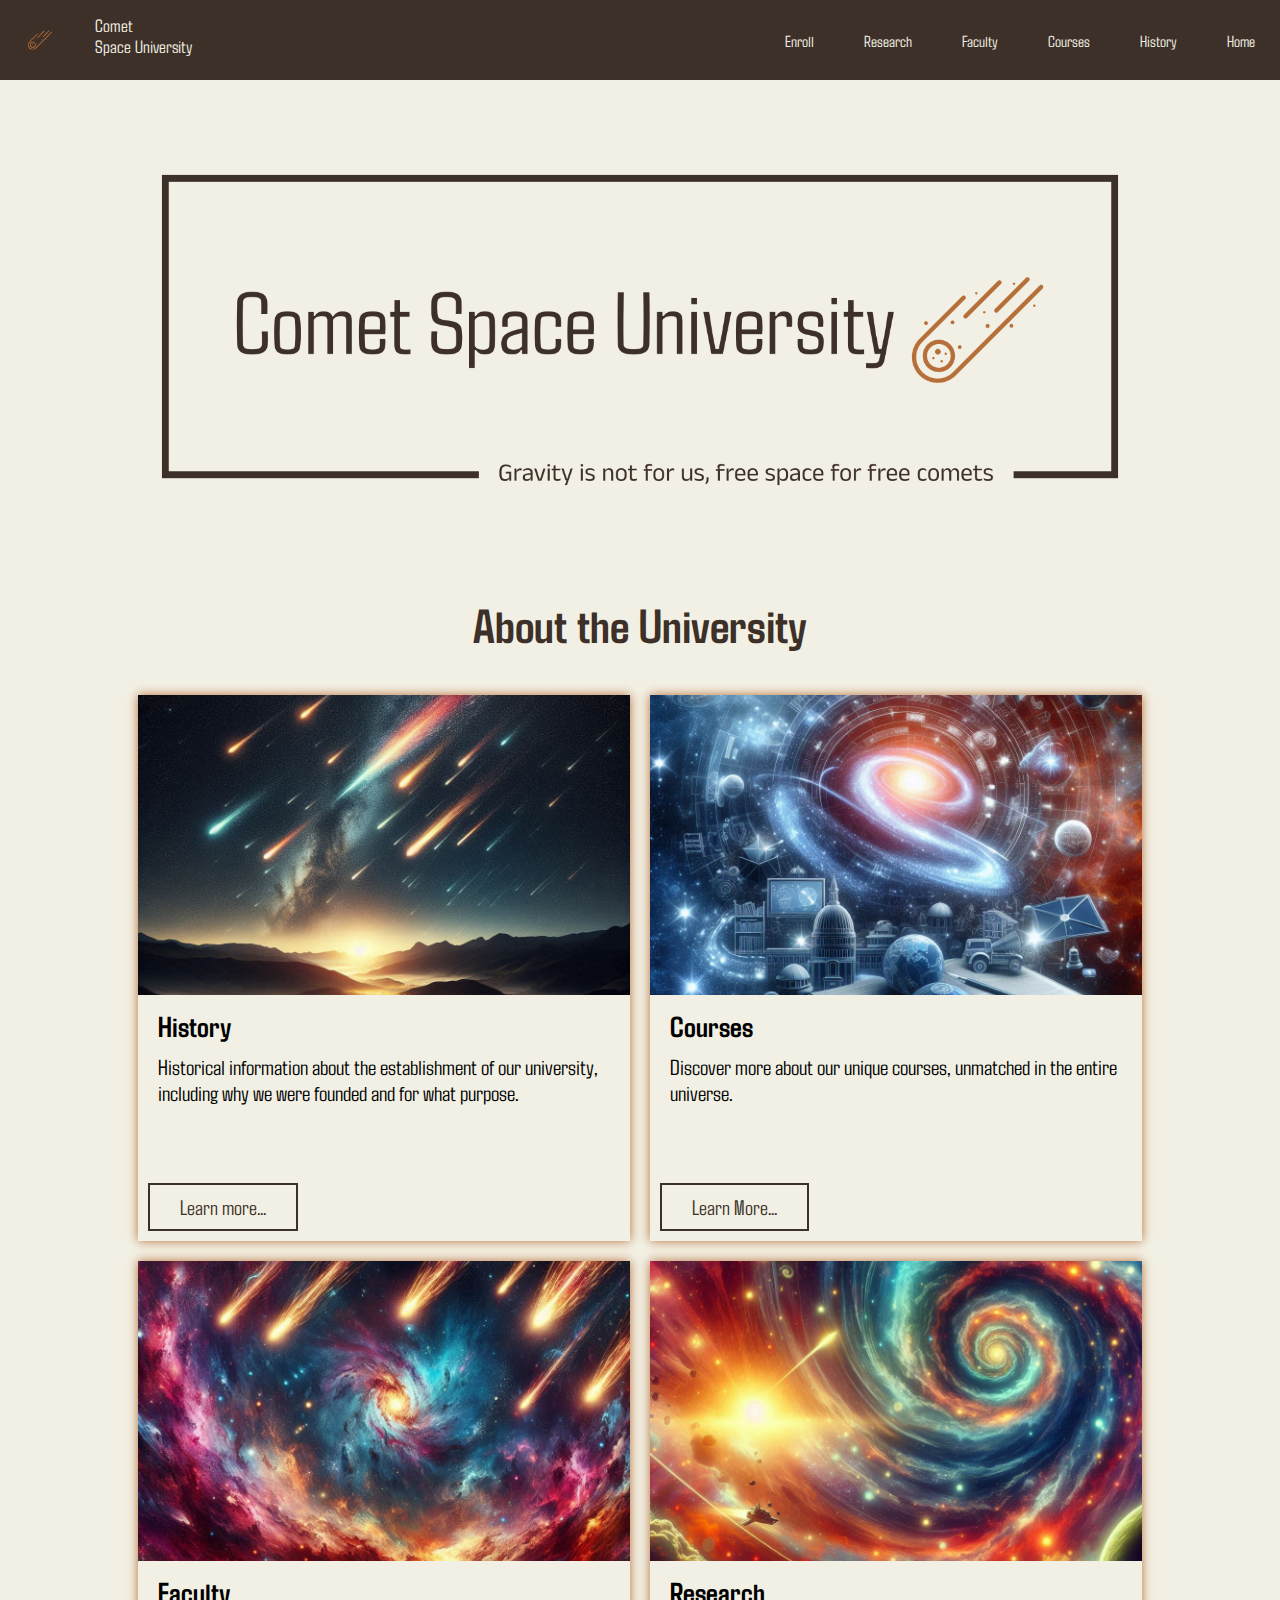
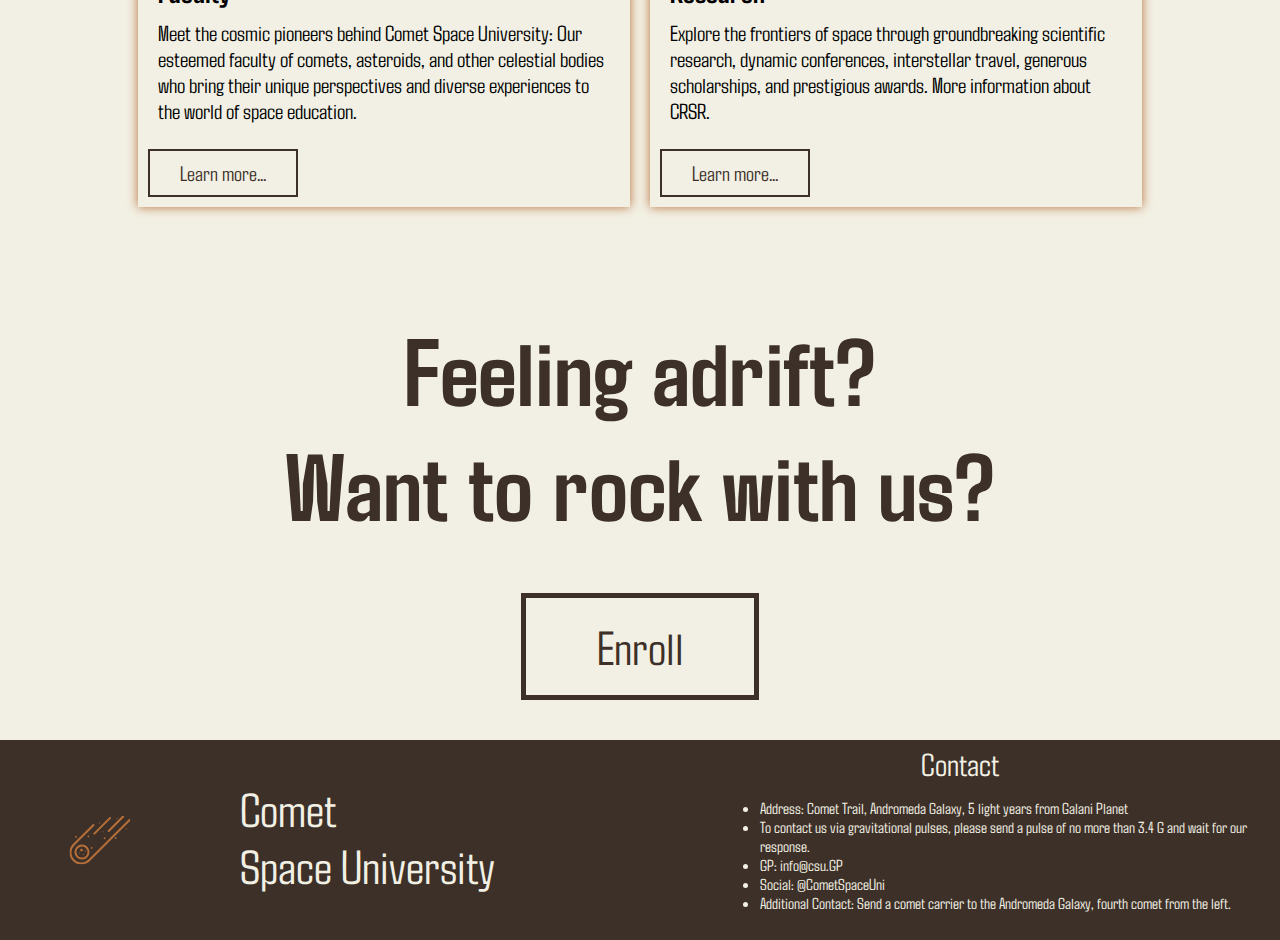
<file: index.html>
<!DOCTYPE html>
<html lang="en">
<head>
    <meta charset="UTF-8">
    <meta name="viewport" content="width=device-width, initial-scale=1.0">
    <title>The Comet Space University</title>
    <link rel="stylesheet" href="style.css">
    <link rel="preconnect" href="https://fonts.googleapis.com">
    <link rel="preconnect" href="https://fonts.gstatic.com" crossorigin>
    <link href="https://fonts.googleapis.com/css2?family=Agdasima:wght@400;700&display=swap" rel="stylesheet">
</head>
<body>
    <header>
        <div class="header-logo division">
            <img src="./assets/img/pobrane.svg" alt="comet space university logo">
            <a href="index.html"><p>Comet <br> Space University</p></a>
        </div>

        <nav class="navigation">
            <ul>
                <li><a class="main-menu" href="./public/enroll.html">Enroll</a></li>
                <li><a class="main-menu" href="./public/research.html">Research</a></li>
                <li><a class="main-menu" href="./public/faculty.html">Faculty</a></li>
                <li><a class="main-menu" href="./public/courses.html">Courses</a></li>
                <li><a class="main-menu" href="./public/history.html">History</a></li>
                <li><a class="main-menu" href="./index.html">Home</a></li>
                <li class="dropdown">
                    <a href="javascript:void(0)" class="dropbtn">Menu</a>
                    <div class="dropdown-content">
                        <a href="./index.html">Home</a>
                        <a href="./public/history.html">History</a>
                        <a href="./public/courses.html">Courses</a>
                        <a href="./public/faculty.html">Faculty</a>
                        <a href="./public/research.html">Research</a>
                        <a href="./public/enroll.html">Enroll</a>
                    </div>
                </li>
            </ul>
        </nav>
    </header>

    <div class="main-logo">
        <img src="./assets/img/csu-main-logo.png" alt="Space Comet University logo Gravity is not for us, free space for free comets">
    </div>

    <main>
        <article class="about-the-scu">
            <h1>About the University</h1>
            <div class="card-group">
                <div class="card">
                    <img src="./assets/img/history.jpeg" alt="shower of meteors">
                    <h2>History</h2>
                    <div class="card-elements">
                        <div class="card-info">
                            <p>Historical information about the establishment of our university, including why we were founded and for what purpose.</p>
                        </div>
                        <div class="card-button">
                            <a class="button" href="./public/history.html">Learn more...</a>
                        </div>
                    </div>
                </div>
                <div class="card">
                    <img src="./assets/img/courses.jpeg" alt="research">
                    <h2>Courses</h2>
                    <div class="card-elements">
                        <div class="card-info">
                            <p>Discover more about our unique courses, unmatched in the entire universe.</p>
                            <br>
                        </div>
                        <div class="card-button">
                            <a class="button" href="./public/courses.html">Learn More...</a>
                        </div>
                    </div>
                </div>
            </div>

            <div class="card-group">
                <div class="card">
                    <img src="./assets/img/stuff.jpeg" alt="comets in cosmic space">
                    <h2>Faculty</h2>
                    <div class="card-elements">
                        <div class="card-info">
                            <p>Meet the cosmic pioneers behind Comet Space University: Our esteemed faculty of comets, asteroids, and other celestial bodies who bring their unique perspectives and diverse experiences to the world of space education.</p>
                        </div>
                        <div class="card-button">
                            <a class="button" href="./public/faculty.html">Learn more...</a>
                        </div>
                    </div>  
                </div>
                <div class="card">
                    <img src="./assets/img/research.jpeg" alt="vast cosmic space with galaxies and planets">
                    <h2>Research</h2>
                    <div class="card-elements">
                        <div class="card-info">
                            <p>Explore the frontiers of space through groundbreaking scientific research, dynamic conferences, interstellar travel, generous scholarships, and prestigious awards. More information about CRSR.</p>
                        </div>
                        <div class="card-button">
                            <a class="button" href="./public/research.html">Learn more...</a>
                        </div>
                    </div>  
                </div>
            </div>
        </article>

        <article>
            <div class="enroll">
                <h3>Feeling adrift? <br> Want to rock with us?</h3>
                <a class="button" href="./public/enroll.html">Enroll</a>
            </div>
        </article>
    </main>

    <footer>
        <div class="footer-logo group">
            <img src="./assets/img/pobrane.svg" alt="comet space university logo">
            <a href="index.html"><p>Comet <br> Space University</p></a>
        </div>

        <div class="contact group">
            <h4>Contact</h4>
            <ul>
                <li>Address: Comet Trail, Andromeda Galaxy, 5 light years from Galani Planet</li>
                <li>To contact us via gravitational pulses, please send a pulse of no more than 3.4 G and wait for our response.</li>
                <li>GP: info@csu.GP</li>
                <li>Social: @CometSpaceUni</li>
                <li>Additional Contact: Send a comet carrier to the Andromeda Galaxy, fourth comet from the left.</li>
            </ul>
        </div>
    </footer>
    
</body>
</html>
</file>
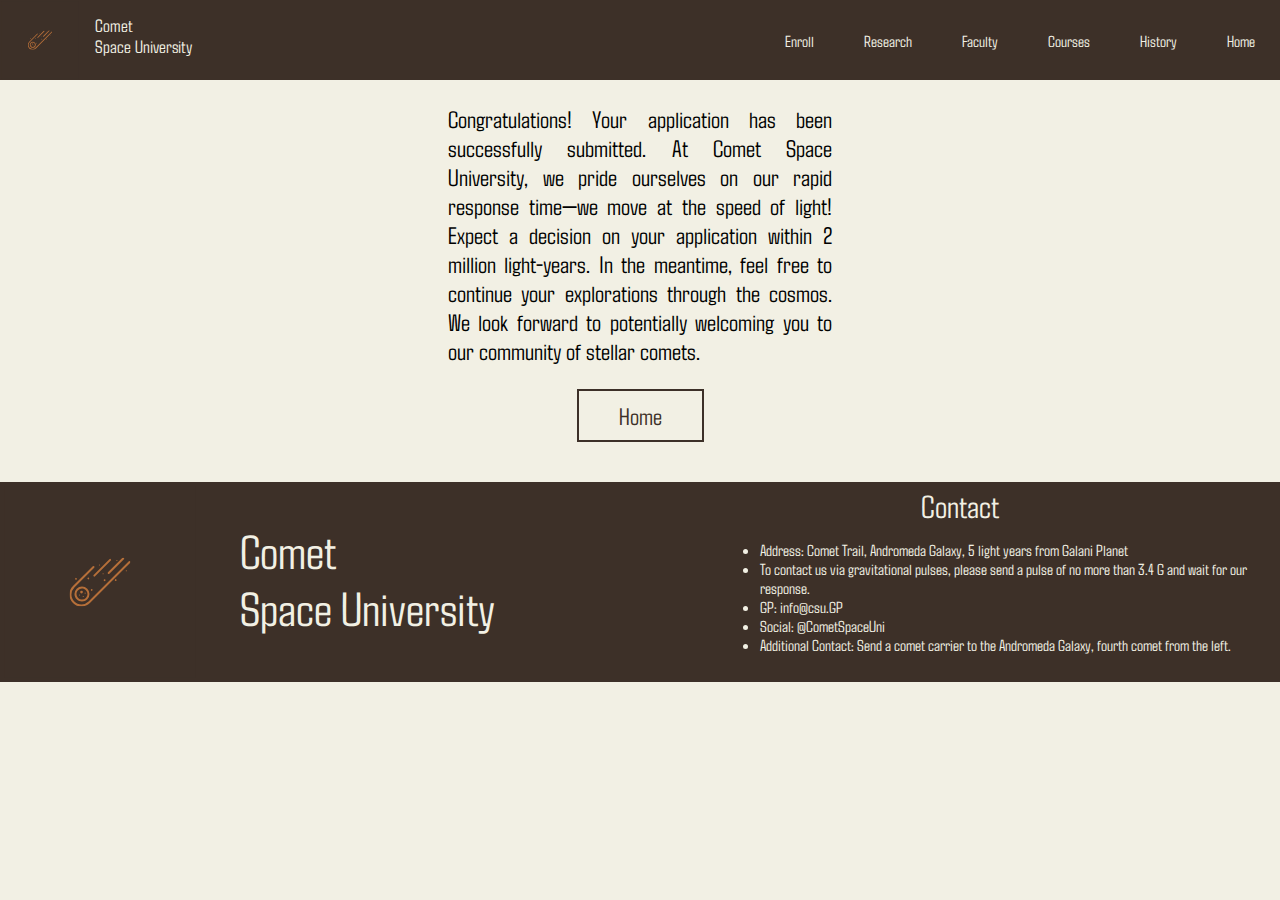
<file: public/aftersubmit.html>
<!DOCTYPE html>
<html lang="en">
<head>
    <meta charset="UTF-8">
    <meta name="viewport" content="width=device-width, initial-scale=1.0">
    <title>CSU - Enroll</title>
    <link rel="stylesheet" href="../style.css">
    <link rel="preconnect" href="https://fonts.googleapis.com">
    <link rel="preconnect" href="https://fonts.gstatic.com" crossorigin>
    <link href="https://fonts.googleapis.com/css2?family=Agdasima:wght@400;700&display=swap" rel="stylesheet">
</head>
<body>
    <header>
        <div class="header-logo division">
            <img src="../assets/img/pobrane.svg" alt="comet space university logo">
            <a href="../index.html"><p>Comet <br> Space University</p></a>
        </div>

        <nav class="navigation">
            <ul>
                <li><a class="main-menu" href="./enroll.html">Enroll</a></li>
                <li><a class="main-menu" href="./research.html">Research</a></li>
                <li><a class="main-menu" href="./faculty.html">Faculty</a></li>
                <li><a class="main-menu" href="./courses.html">Courses</a></li>
                <li><a class="main-menu" href="./history.html">History</a></li>
                <li><a class="main-menu" href="../index.html">Home</a></li>
                <li class="dropdown">
                    <a href="javascript:void(0)" class="dropbtn">Menu</a>
                    <div class="dropdown-content">
                        <a href="../index.html">Home</a>
                        <a href="./history.html">History</a>
                        <a href="./courses.html">Courses</a>
                        <a href="./faculty.html">Faculty</a>
                        <a href="./research.html">Research</a>
                        <a href="./enroll.html">Enroll</a>
                    </div>
                </li>
            </ul>
        </nav>
    </header>

    <main>
        <article class="congratulations">
            <p>Congratulations! Your application has been successfully submitted. At Comet Space University, we pride ourselves on our rapid response time—we move at the speed of light! Expect a decision on your application within 2 million light-years. In the meantime, feel free to continue your explorations through the cosmos. We look forward to potentially welcoming you to our community of stellar comets.</p>
            <div class="button-box">
                <a class="button" href="../index.html">Home</a>
            </div>
        </article>
    </main>

    <footer>
        <div class="footer-logo group">
            <img src="../assets/img/pobrane.svg" alt="comet space university logo">
            <a href="../index.html"><p>Comet <br> Space University</p></a>
        </div>

        <div class="contact group">
            <h4>Contact</h4>
            <ul>
                <li>Address: Comet Trail, Andromeda Galaxy, 5 light years from Galani Planet</li>
                <li>To contact us via gravitational pulses, please send a pulse of no more than 3.4 G and wait for our response.</li>
                <li>GP: info@csu.GP</li>
                <li>Social: @CometSpaceUni</li>
                <li>Additional Contact: Send a comet carrier to the Andromeda Galaxy, fourth comet from the left.</li>
            </ul>
        </div>
    </footer>
    
</body>
</html>
</file>
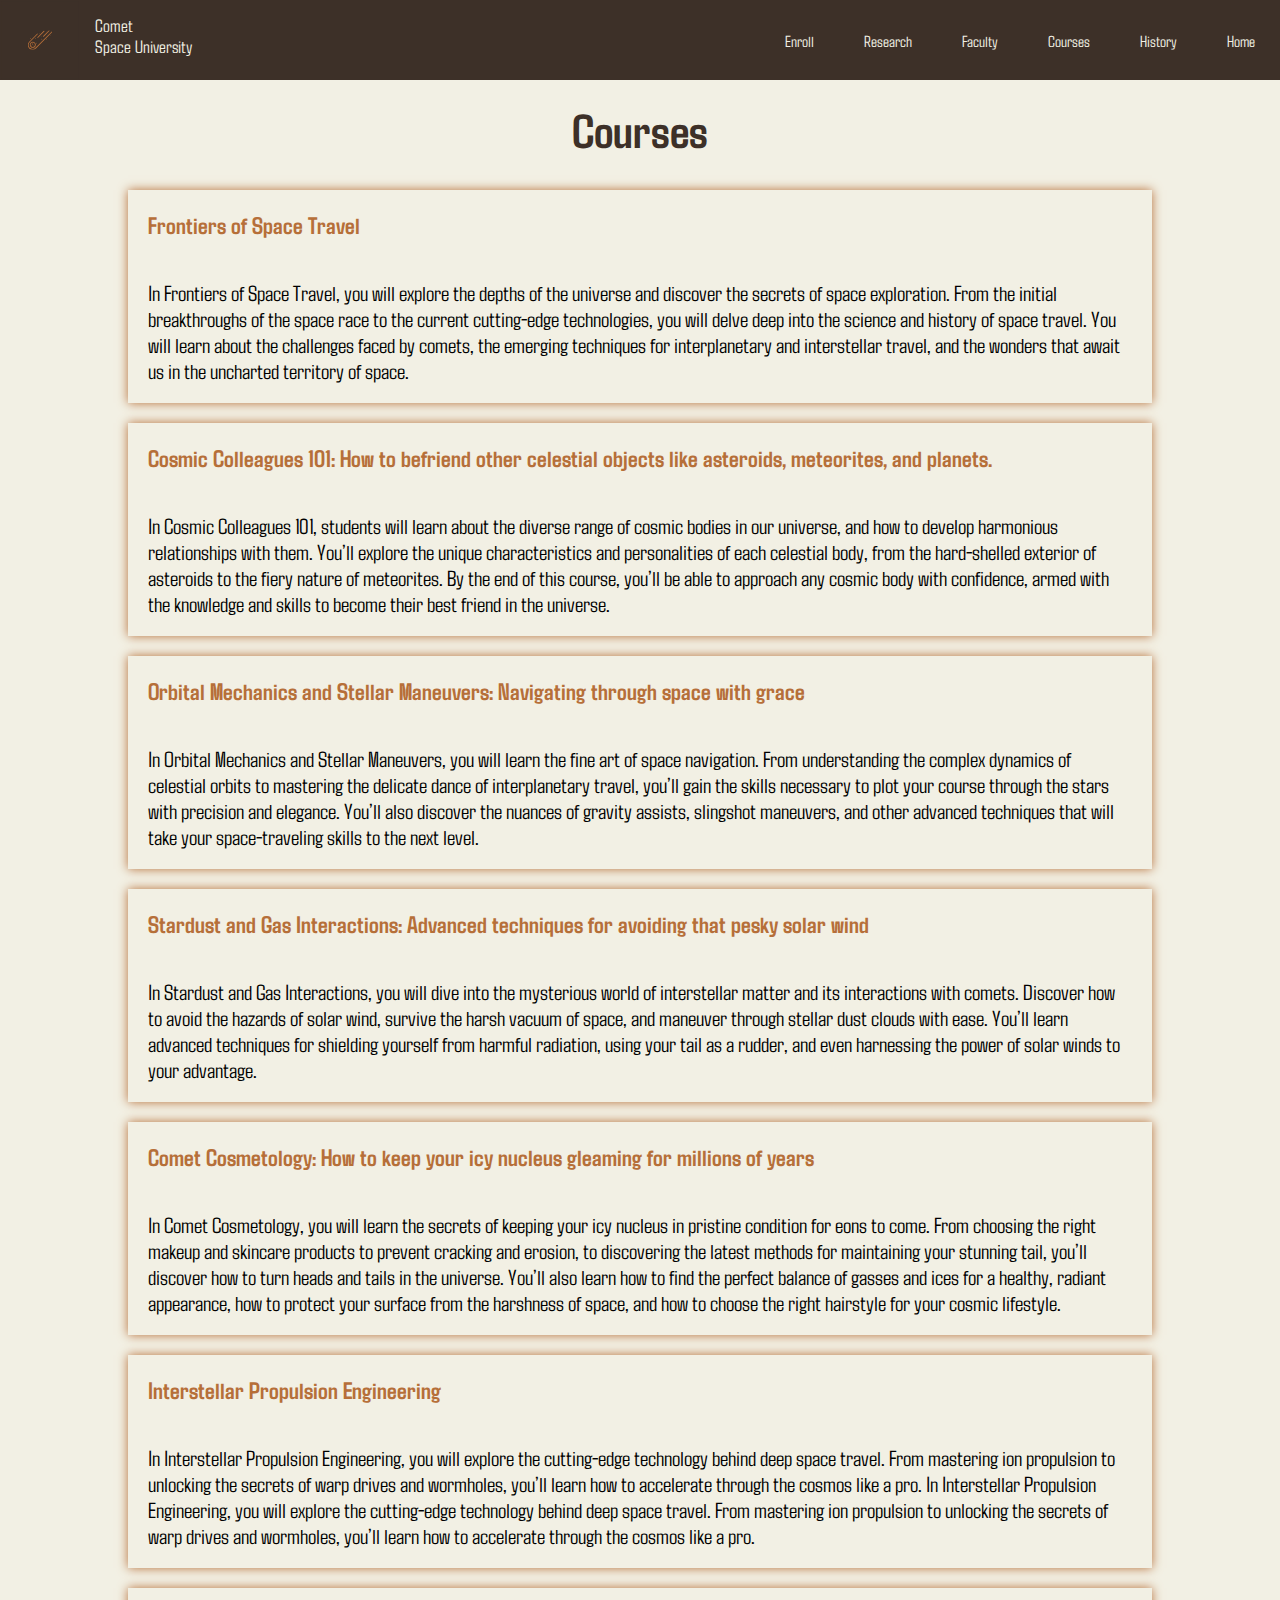
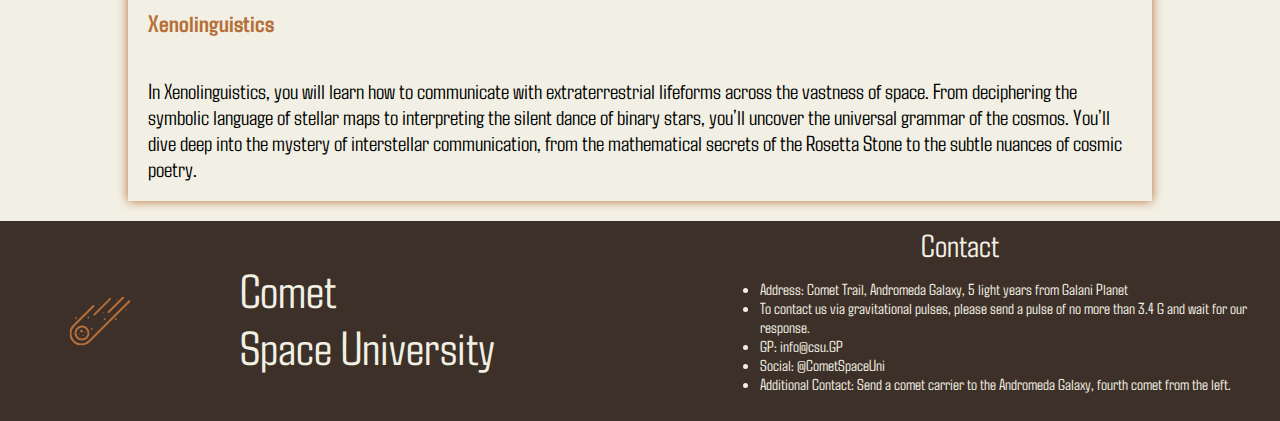
<file: public/courses.html>
<!DOCTYPE html>
<html lang="en">
<head>
    <meta charset="UTF-8">
    <meta name="viewport" content="width=device-width, initial-scale=1.0">
    <title>CSU - Courses</title>
    <link rel="stylesheet" href="../style.css">
    <link rel="preconnect" href="https://fonts.googleapis.com">
    <link rel="preconnect" href="https://fonts.gstatic.com" crossorigin>
    <link href="https://fonts.googleapis.com/css2?family=Agdasima:wght@400;700&display=swap" rel="stylesheet">

</head>

<body>
    <header>
        <div class="header-logo division">
            <img src="../assets/img/pobrane.svg" alt="comet space university logo">
            <a href="../index.html"><p>Comet <br> Space University</p></a>
        </div>

        <nav class="navigation">
            <ul>
                <li><a class="main-menu" href="./enroll.html">Enroll</a></li>
                <li><a class="main-menu" href="./research.html">Research</a></li>
                <li><a class="main-menu" href="./faculty.html">Faculty</a></li>
                <li><a class="main-menu" href="./courses.html">Courses</a></li>
                <li><a class="main-menu" href="./history.html">History</a></li>
                <li><a class="main-menu" href="../index.html">Home</a></li>
                <li class="dropdown">
                    <a href="javascript:void(0)" class="dropbtn">Menu</a>
                    <div class="dropdown-content">
                        <a href="../index.html">Home</a>
                        <a href="./history.html">History</a>
                        <a href="./courses.html">Courses</a>
                        <a href="./faculty.html">Faculty</a>
                        <a href="./research.html">Research</a>
                        <a href="./enroll.html">Enroll</a>
                    </div>
                </li>
            </ul>
        </nav>
    </header>

    <main class="courses-main">
        <h1>Courses</h1>
        <ul>
            <li class="courses">
                <h2>Frontiers of Space Travel</h2>
                <p>In Frontiers of Space Travel, you will explore the depths of the universe and discover the secrets of space exploration. From the initial breakthroughs of the space race to the current cutting-edge technologies, you will delve deep into the science and history of space travel. You will learn about the challenges faced by comets, the emerging techniques for interplanetary and interstellar travel, and the wonders that await us in the uncharted territory of space.</p>
            </li>
            <li class="courses">
                <h2>Cosmic Colleagues 101: How to befriend other celestial objects like asteroids, meteorites, and planets.</h2>
                <p>In Cosmic Colleagues 101, students will learn about the diverse range of cosmic bodies in our universe, and how to develop harmonious relationships with them. You’ll explore the unique characteristics and personalities of each celestial body, from the hard-shelled exterior of asteroids to the fiery nature of meteorites. By the end of this course, you’ll be able to approach any cosmic body with confidence, armed with the knowledge and skills to become their best friend in the universe.</p>
            </li>
            <li class="courses">
                <h2>Orbital Mechanics and Stellar Maneuvers: Navigating through space with grace</h2>
                <p>In Orbital Mechanics and Stellar Maneuvers, you will learn the fine art of space navigation. From understanding the complex dynamics of celestial orbits to mastering the delicate dance of interplanetary travel, you’ll gain the skills necessary to plot your course through the stars with precision and elegance. You’ll also discover the nuances of gravity assists, slingshot maneuvers, and other advanced techniques that will take your space-traveling skills to the next level.</p>
            </li>
            <li class="courses">
                <h2>Stardust and Gas Interactions: Advanced techniques for avoiding that pesky solar wind</h2>
                <p>In Stardust and Gas Interactions, you will dive into the mysterious world of interstellar matter and its interactions with comets. Discover how to avoid the hazards of solar wind, survive the harsh vacuum of space, and maneuver through stellar dust clouds with ease. You’ll learn advanced techniques for shielding yourself from harmful radiation, using your tail as a rudder, and even harnessing the power of solar winds to your advantage.</p>
            </li>
            <li class="courses">
                <h2>Comet Cosmetology: How to keep your icy nucleus gleaming for millions of years</h2>
                <p>In Comet Cosmetology, you will learn the secrets of keeping your icy nucleus in pristine condition for eons to come. From choosing the right makeup and skincare products to prevent cracking and erosion, to discovering the latest methods for maintaining your stunning tail, you’ll discover how to turn heads and tails in the universe. You’ll also learn how to find the perfect balance of gasses and ices for a healthy, radiant appearance, how to protect your surface from the harshness of space, and how to choose the right hairstyle for your cosmic lifestyle.</p>
            </li>
            <li class="courses">
                <h2>Interstellar Propulsion Engineering</h2>
                <p>In Interstellar Propulsion Engineering, you will explore the cutting-edge technology behind deep space travel. From mastering ion propulsion to unlocking the secrets of warp drives and wormholes, you’ll learn how to accelerate through the cosmos like a pro. In Interstellar Propulsion Engineering, you will explore the cutting-edge technology behind deep space travel. From mastering ion propulsion to unlocking the secrets of warp drives and wormholes, you’ll learn how to accelerate through the cosmos like a pro.</p>
            </li>
            <li class="courses">
                <h2>Xenolinguistics</h2>
                <p>In Xenolinguistics, you will learn how to communicate with extraterrestrial lifeforms across the vastness of space. From deciphering the symbolic language of stellar maps to interpreting the silent dance of binary stars, you’ll uncover the universal grammar of the cosmos. You’ll dive deep into the mystery of interstellar communication, from the mathematical secrets of the Rosetta Stone to the subtle nuances of cosmic poetry.</p>
            </li>
        </ul>
    </main>

    <footer>
        <div class="footer-logo group">
            <img src="../assets/img/pobrane.svg" alt="comet space university logo">
            <a href="../index.html"><p>Comet <br> Space University</p></a>
        </div>

        <div class="contact group">
            <h4>Contact</h4>
            <ul>
                <li>Address: Comet Trail, Andromeda Galaxy, 5 light years from Galani Planet</li>
                <li>To contact us via gravitational pulses, please send a pulse of no more than 3.4 G and wait for our response.</li>
                <li>GP: info@csu.GP</li>
                <li>Social: @CometSpaceUni</li>
                <li>Additional Contact: Send a comet carrier to the Andromeda Galaxy, fourth comet from the left.</li>
            </ul>
        </div>
    </footer>
    
</body>
</html>
</file>
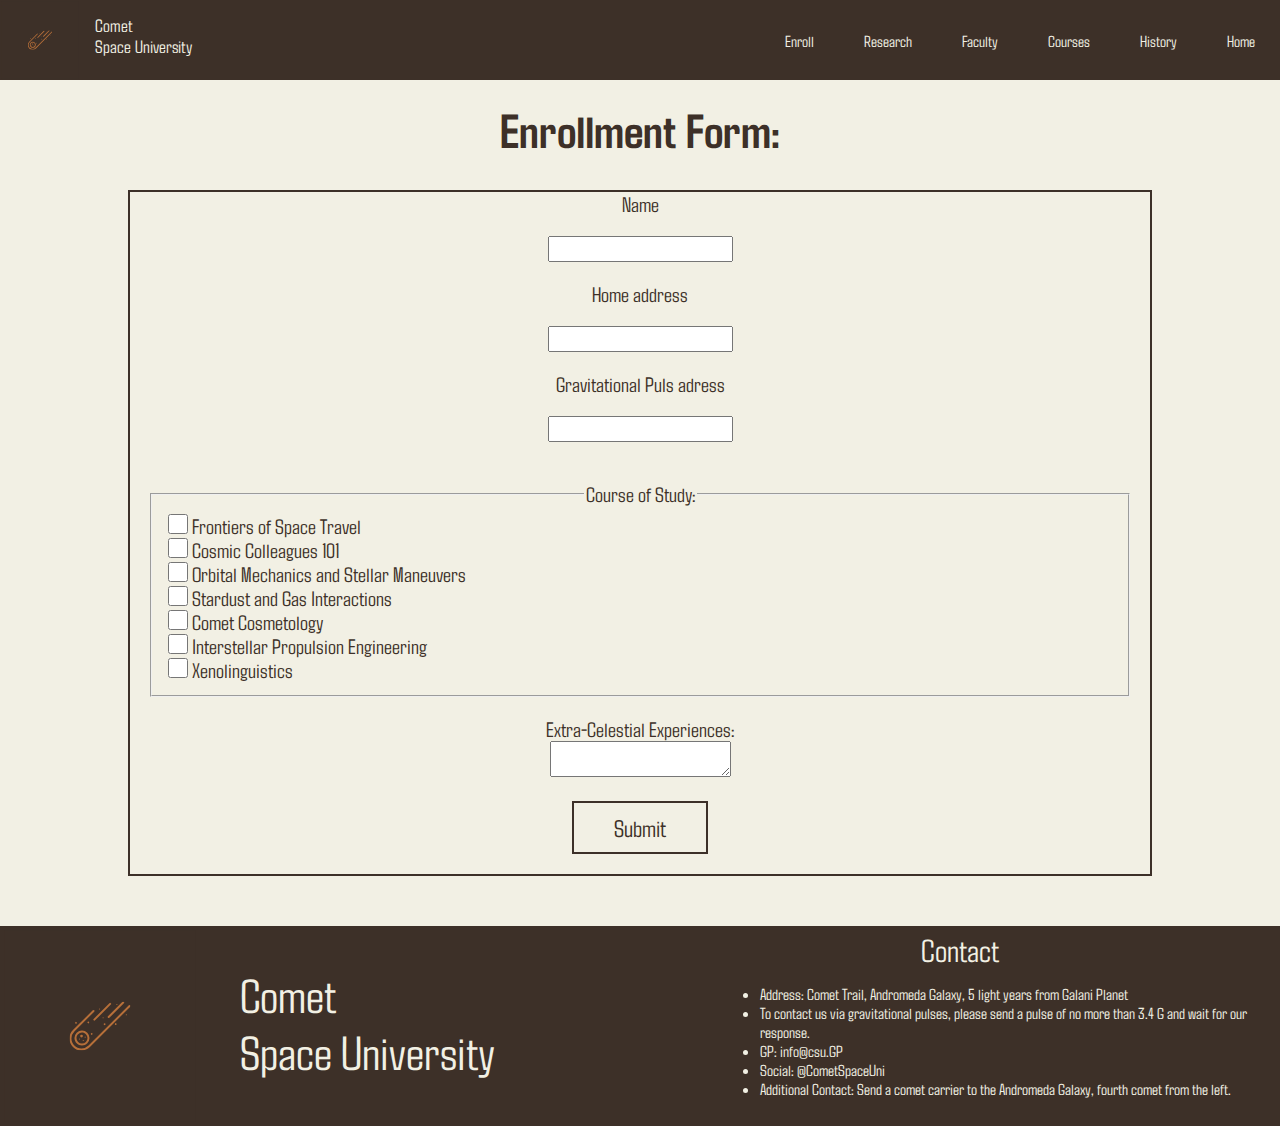
<file: public/enroll.html>
<!DOCTYPE html>
<html lang="en">
<head>
    <meta charset="UTF-8">
    <meta name="viewport" content="width=device-width, initial-scale=1.0">
    <title>CSU - Enroll</title>
    <link rel="stylesheet" href="../style.css">
    <link rel="preconnect" href="https://fonts.googleapis.com">
    <link rel="preconnect" href="https://fonts.gstatic.com" crossorigin>
    <link href="https://fonts.googleapis.com/css2?family=Agdasima:wght@400;700&display=swap" rel="stylesheet">
</head>
<body>
    <header>
        <div class="header-logo division">
            <img src="../assets/img/pobrane.svg" alt="comet space university logo">
            <a href="../index.html"><p>Comet <br> Space University</p></a>
        </div>

        <nav class="navigation">
            <ul>
                <li><a class="main-menu" href="./enroll.html">Enroll</a></li>
                <li><a class="main-menu" href="./research.html">Research</a></li>
                <li><a class="main-menu" href="./faculty.html">Faculty</a></li>
                <li><a class="main-menu" href="./courses.html">Courses</a></li>
                <li><a class="main-menu" href="./history.html">History</a></li>
                <li><a class="main-menu" href="../index.html">Home</a></li>
                <li class="dropdown">
                    <a href="javascript:void(0)" class="dropbtn">Menu</a>
                    <div class="dropdown-content">
                        <a href="../index.html">Home</a>
                        <a href="./history.html">History</a>
                        <a href="./courses.html">Courses</a>
                        <a href="./faculty.html">Faculty</a>
                        <a href="./research.html">Research</a>
                        <a href="./enroll.html">Enroll</a>
                    </div>
                </li>
            </ul>
        </nav>
    </header>

    <main>

        <div class="enrollment-form">
            <h1>Enrollment Form:</h1>
            <form action="../index.html">
                <label for="">Name</label><br>
                <input type="text"><br>
                <label for="">Home address</label><br>
                <input type="text"><br>
                <label for="">Gravitational Puls adress</label><br>
                <input type="text"><br>

                <fieldset>
                    <legend>Course of Study:</legend>

                    <div>
                        <input type="checkbox">
                        <label for="">Frontiers of Space Travel
                        </label>
                    </div>
                    <div>
                        <input type="checkbox">
                        <label for="">Cosmic Colleagues 101</label>
                    </div>
                    <div>
                        <input type="checkbox">
                        <label for="">Orbital Mechanics and Stellar Maneuvers</label>
                    </div>
                    <div>
                        <input type="checkbox">
                        <label for="">Stardust and Gas Interactions</label>
                    </div>
                    <div>
                        <input type="checkbox">
                        <label for="">Comet Cosmetology</label>
                    </div>
                    <div>
                        <input type="checkbox">
                        <label for="">Interstellar Propulsion Engineering</label>
                    </div>
                    <div>
                        <input type="checkbox">
                        <label for="">Xenolinguistics</label>
                    </div>
                </fieldset>

                <label for="">Extra-Celestial Experiences:</label><br>
                <textarea name="" id=""></textarea>
                <br>
                <a class="submitbtn" href="./aftersubmit.html">Submit</a>
            </form>
        </div>
    </main>

    <footer>
        <div class="footer-logo group">
            <img src="../assets/img/pobrane.svg" alt="comet space university logo">
            <a href="../index.html"><p>Comet <br> Space University</p></a>
        </div>

        <div class="contact group">
            <h4>Contact</h4>
            <ul>
                <li>Address: Comet Trail, Andromeda Galaxy, 5 light years from Galani Planet</li>
                <li>To contact us via gravitational pulses, please send a pulse of no more than 3.4 G and wait for our response.</li>
                <li>GP: info@csu.GP</li>
                <li>Social: @CometSpaceUni</li>
                <li>Additional Contact: Send a comet carrier to the Andromeda Galaxy, fourth comet from the left.</li>
            </ul>
        </div>
    </footer>
    
</body>
</html>
</file>
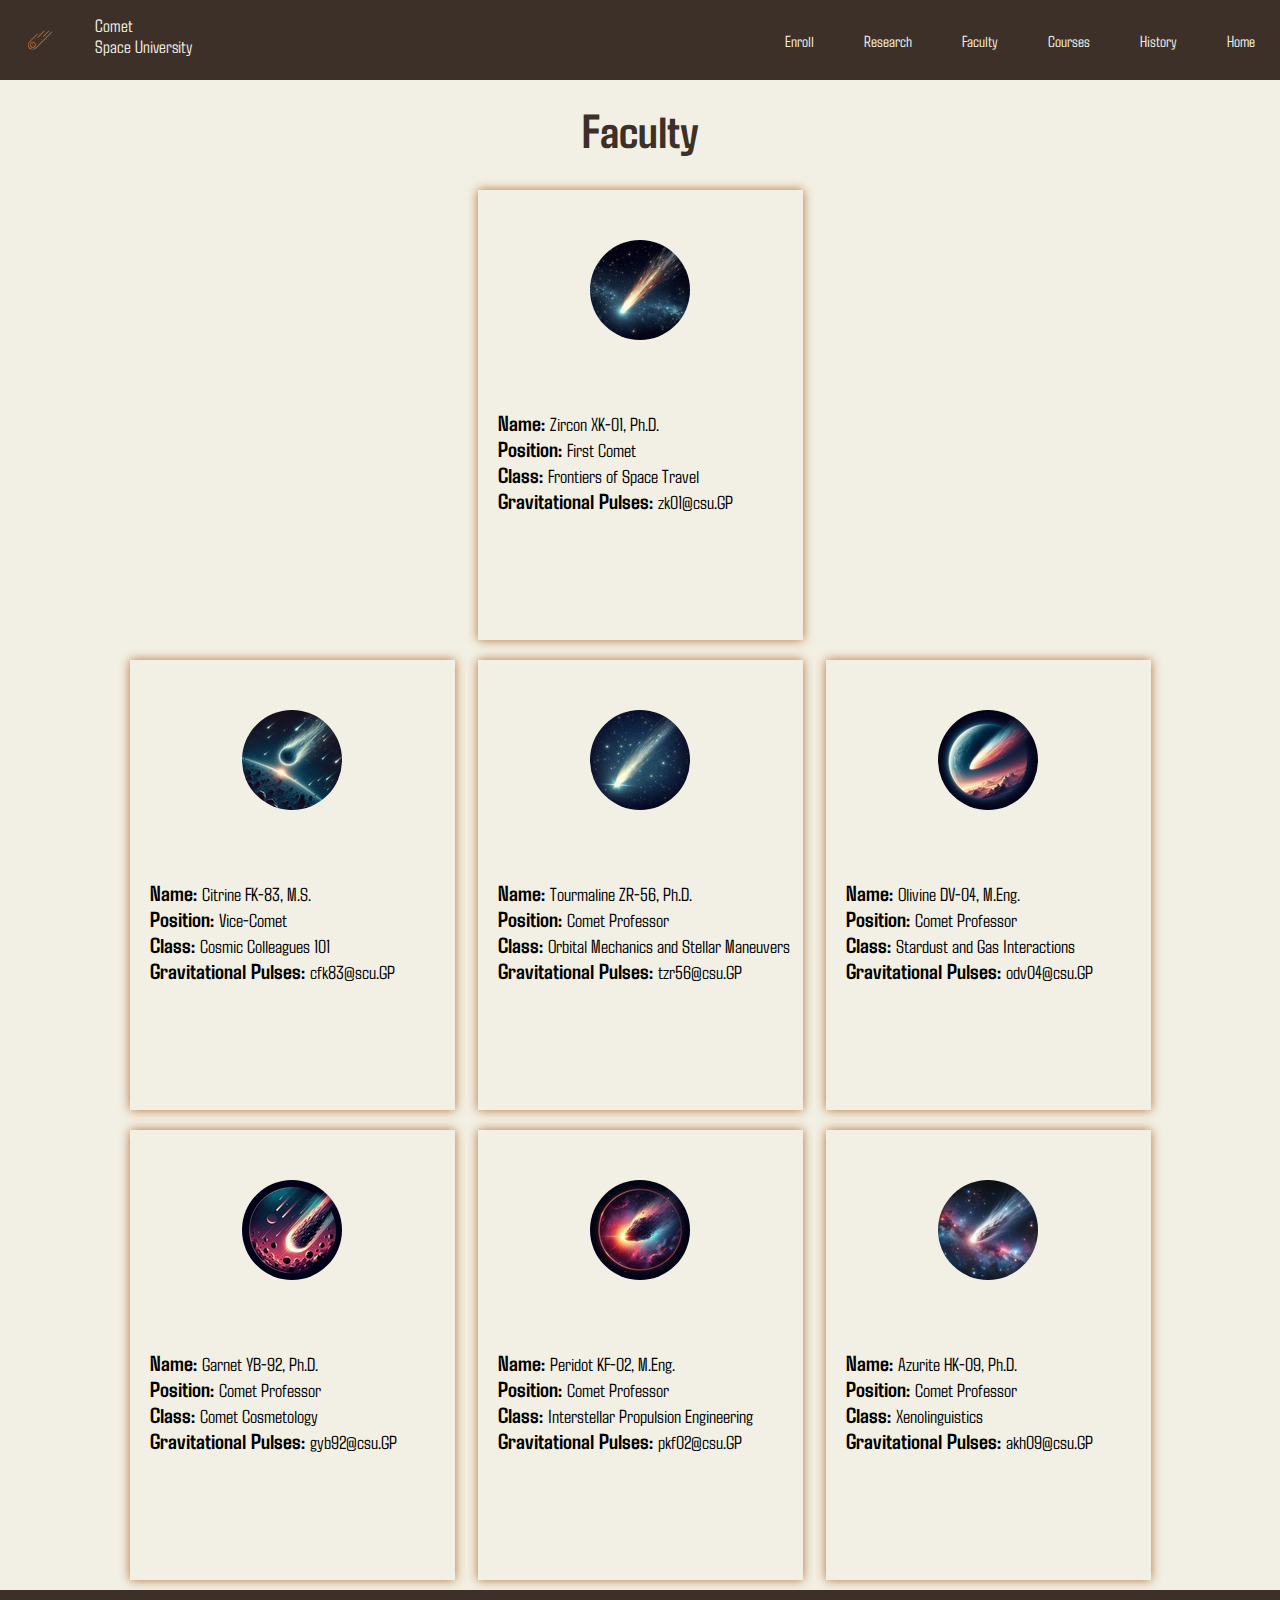
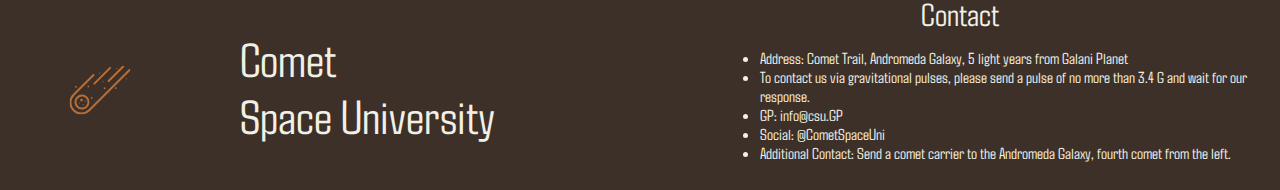
<file: public/faculty.html>
<!DOCTYPE html>
<html lang="en">
<head>
    <meta charset="UTF-8">
    <meta name="viewport" content="width=device-width, initial-scale=1.0">
    <title>CSU - Faculty</title>
    <link rel="stylesheet" href="../style.css">
    <link rel="preconnect" href="https://fonts.googleapis.com">
    <link rel="preconnect" href="https://fonts.gstatic.com" crossorigin>
    <link href="https://fonts.googleapis.com/css2?family=Agdasima:wght@400;700&display=swap" rel="stylesheet">
</head>
<body>

    <header>
        <div class="header-logo division">
            <img src="../assets/img/pobrane.svg" alt="comet space university logo">
            <a href="../index.html"><p>Comet <br> Space University</p></a>
        </div>

        <nav class="navigation">
            <ul>
                <li><a class="main-menu" href="./enroll.html">Enroll</a></li>
                <li><a class="main-menu" href="./research.html">Research</a></li>
                <li><a class="main-menu" href="./faculty.html">Faculty</a></li>
                <li><a class="main-menu" href="./courses.html">Courses</a></li>
                <li><a class="main-menu" href="./history.html">History</a></li>
                <li><a class="main-menu" href="../index.html">Home</a></li>
                <li class="dropdown">
                    <a href="javascript:void(0)" class="dropbtn">Menu</a>
                    <div class="dropdown-content">
                        <a href="../index.html">Home</a>
                        <a href="./history.html">History</a>
                        <a href="./courses.html">Courses</a>
                        <a href="./faculty.html">Faculty</a>
                        <a href="./research.html">Research</a>
                        <a href="./enroll.html">Enroll</a>
                    </div>
                </li>
            </ul>
        </nav>
    </header>

    <main>
        <div class="faculty">
            <h1>Faculty</h1>
            <div class="principal">
                <div class="name-card">
                    <img src="../assets/img/principal.jpeg" alt="image of principal first comet">
                    <div class="bio">
                        <ul>
                            <li><span class="info">Name: </span>Zircon XK-01, Ph.D.</li>
                            <li><span class="info">Position: </span>First Comet</li>
                            <li><span class="info">Class: </span>Frontiers of Space Travel</li>
                            <li><span class="info">Gravitational Pulses: </span>zk01@csu.GP</li>
                        </ul>
                    </div>
                </div>
            </div>

            <div class="container">
                <div class="name-card">
                    <img src="../assets/img/vice-principal.jpeg" alt="image of vice principal vice-comet">
                    <div class="bio">
                        <ul>
                            <li><span class="info">Name: </span>Citrine FK-83, M.S.</li>
                            <li><span class="info">Position: </span>Vice-Comet</li>
                            <li><span class="info">Class: </span>Cosmic Colleagues 101</li>
                            <li><span class="info">Gravitational Pulses: </span>cfk83@scu.GP</li>
                        </ul>
                    </div>
                </div>
                <div class="name-card">
                    <img src="../assets/img/teacher1.jpeg" alt="image of comet professor">
                    <div class="bio">
                        <ul>
                            <li><span class="info">Name: </span>Tourmaline ZR-56, Ph.D.</li>
                            <li><span class="info">Position: </span>Comet Professor</li>
                            <li><span class="info">Class: </span>Orbital Mechanics and Stellar Maneuvers</li>
                            <li><span class="info">Gravitational Pulses: </span>tzr56@csu.GP</li>
                        </ul>
                    </div>
                </div>
                <div class="name-card">
                    <img src="../assets/img/teacher2.jpeg" alt="image of comet professor">
                    <div class="bio">
                        <ul>
                            <li><span class="info">Name: </span>Olivine DV-04, M.Eng.</li>
                            <li><span class="info">Position: </span>Comet Professor</li>
                            <li><span class="info">Class: </span>Stardust and Gas Interactions</li>
                            <li><span class="info">Gravitational Pulses: </span>odv04@csu.GP</li>
                        </ul>
                    </div>
                </div>
                <div class="name-card">
                    <img src="../assets/img/teacher3.jpeg" alt="image of comet professor">
                    <div class="bio">
                        <ul>
                            <li><span class="info">Name: </span>Garnet YB-92, Ph.D.</li>
                            <li><span class="info">Position: </span>Comet Professor</li>
                            <li><span class="info">Class: </span>Comet Cosmetology</li>
                            <li><span class="info">Gravitational Pulses: </span>gyb92@csu.GP</li>
                        </ul>
                    </div>
                </div>
                <div class="name-card">
                    <img src="../assets/img/teacher4.jpeg" alt="image of comet professor">
                    <div class="bio">
                        <ul>
                            <li><span class="info">Name: </span>Peridot KF-02, M.Eng.</li>
                            <li><span class="info">Position: </span>Comet Professor</li>
                            <li><span class="info">Class: </span>Interstellar Propulsion Engineering</li>
                            <li><span class="info">Gravitational Pulses: </span>pkf02@csu.GP</li>
                        </ul>
                    </div>
                </div>
                <div class="name-card">
                    <img src="../assets/img/teacher5.jpeg" alt="image of comet professor">
                    <div class="bio">
                        <ul>
                            <li><span class="info">Name: </span>Azurite HK-09, Ph.D.</li>
                            <li><span class="info">Position: </span>Comet Professor</li>
                            <li><span class="info">Class: </span>Xenolinguistics</li>
                            <li><span class="info">Gravitational Pulses: </span>akh09@csu.GP</li>
                        </ul>
                    </div>
                </div>
            </div>
        </div>
    </main>

    <footer>
        <div class="footer-logo group">
            <img src="../assets/img/pobrane.svg" alt="comet space university logo">
            <a href="../index.html"><p>Comet <br> Space University</p></a>
        </div>

        <div class="contact group">
            <h4>Contact</h4>
            <ul>
                <li>Address: Comet Trail, Andromeda Galaxy, 5 light years from Galani Planet</li>
                <li>To contact us via gravitational pulses, please send a pulse of no more than 3.4 G and wait for our response.</li>
                <li>GP: info@csu.GP</li>
                <li>Social: @CometSpaceUni</li>
                <li>Additional Contact: Send a comet carrier to the Andromeda Galaxy, fourth comet from the left.</li>
            </ul>
        </div>
    </footer>
    
</body>
</html>
</file>
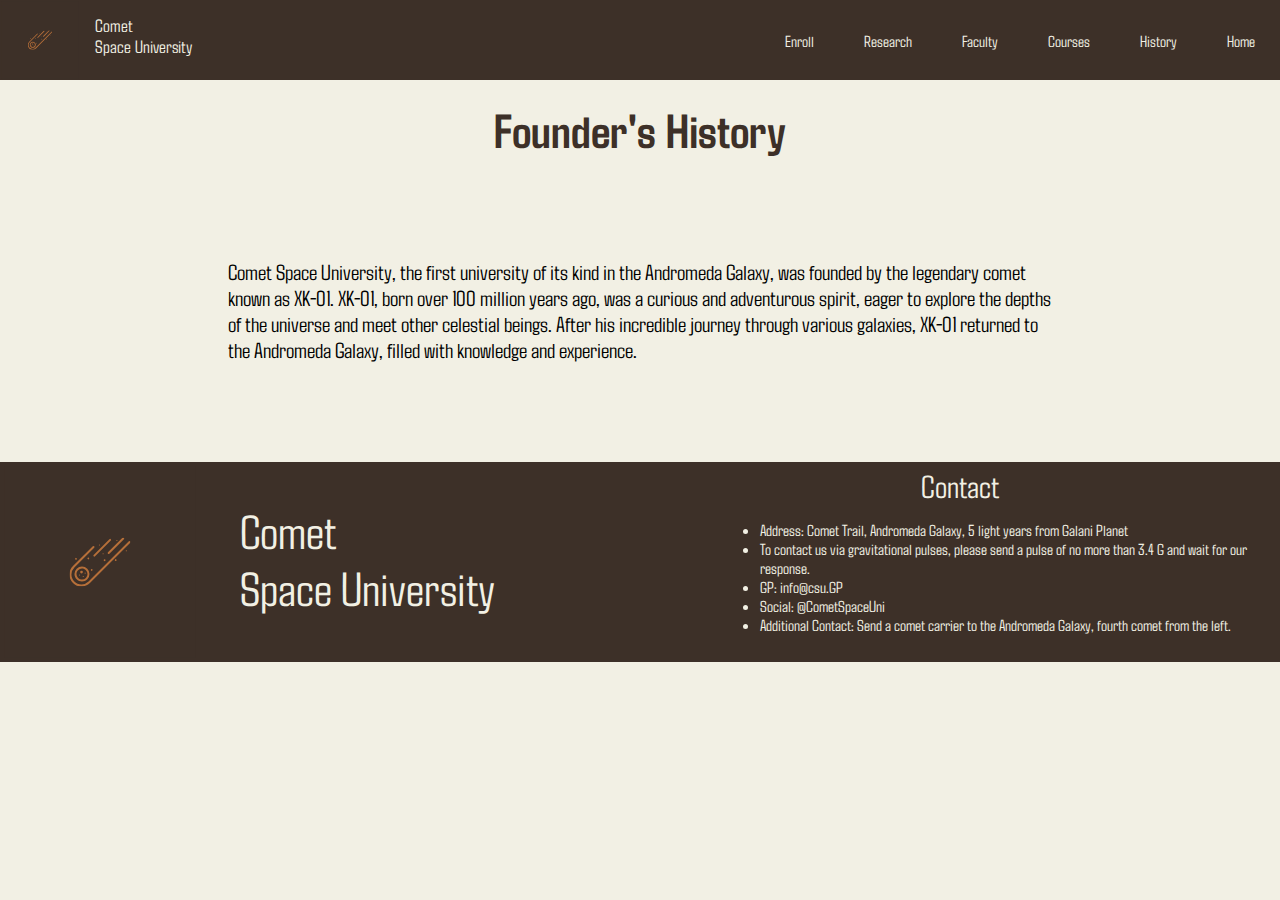
<file: public/history.html>
<!DOCTYPE html>
<html lang="en">
<head>
    <meta charset="UTF-8">
    <meta name="viewport" content="width=device-width, initial-scale=1.0">
    <title>CSU - History</title>
    <link rel="stylesheet" href="../style.css">
    <link rel="preconnect" href="https://fonts.googleapis.com">
    <link rel="preconnect" href="https://fonts.gstatic.com" crossorigin>
    <link href="https://fonts.googleapis.com/css2?family=Agdasima:wght@400;700&display=swap" rel="stylesheet">

</head>
<body>
    <header>
        <div class="header-logo division">
            <img src="../assets/img/pobrane.svg" alt="comet space university logo">
            <a href="../index.html"><p>Comet <br> Space University</p></a>
        </div>

        <nav class="navigation">
            <ul>
                <li><a class="main-menu" href="./enroll.html">Enroll</a></li>
                <li><a class="main-menu" href="./research.html">Research</a></li>
                <li><a class="main-menu" href="./faculty.html">Faculty</a></li>
                <li><a class="main-menu" href="./courses.html">Courses</a></li>
                <li><a class="main-menu" href="./history.html">History</a></li>
                <li><a class="main-menu" href="../index.html">Home</a></li>
                <li class="dropdown">
                    <a href="javascript:void(0)" class="dropbtn">Menu</a>
                    <div class="dropdown-content">
                        <a href="../index.html">Home</a>
                        <a href="./history.html">History</a>
                        <a href="./courses.html">Courses</a>
                        <a href="./faculty.html">Faculty</a>
                        <a href="./research.html">Research</a>
                        <a href="./enroll.html">Enroll</a>
                    </div>
                </li>
            </ul>
        </nav>
    </header>

    <main>
        <article class="article-history">
            <h1>Founder's History</h1>
            <div>
                <p>Comet Space University, the first university of its kind in the Andromeda Galaxy, was founded by the legendary comet known as XK-01. XK-01, born over 100 million years ago, was a curious and adventurous spirit, eager to explore the depths of the universe and meet other celestial beings. After his incredible journey through various galaxies, XK-01 returned to the Andromeda Galaxy, filled with knowledge and experience.</p>
            </div>
        </article>
    </main>

    <footer>
        <div class="footer-logo group">
            <img src="../assets/img/pobrane.svg" alt="comet space university logo">
            <a href="../index.html"><p>Comet <br> Space University</p></a>
        </div>

        <div class="contact group">
            <h4>Contact</h4>
            <ul>
                <li>Address: Comet Trail, Andromeda Galaxy, 5 light years from Galani Planet</li>
                <li>To contact us via gravitational pulses, please send a pulse of no more than 3.4 G and wait for our response.</li>
                <li>GP: info@csu.GP</li>
                <li>Social: @CometSpaceUni</li>
                <li>Additional Contact: Send a comet carrier to the Andromeda Galaxy, fourth comet from the left.</li>
            </ul>
        </div>
    </footer>
    
</body>
</html>
</file>
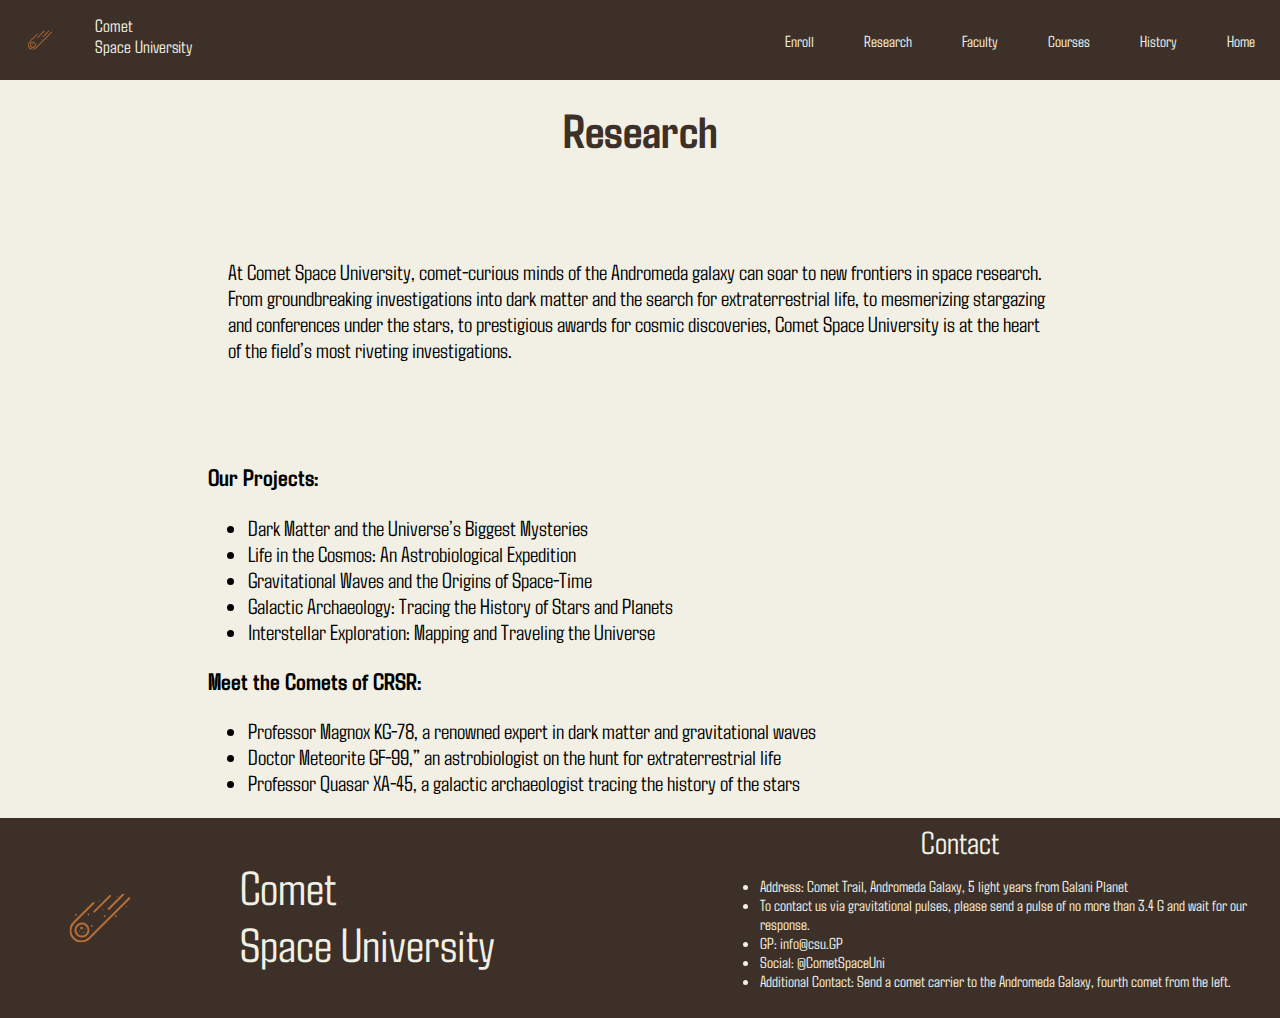
<file: public/research.html>
<!DOCTYPE html>
<html lang="en">
<head>
    <meta charset="UTF-8">
    <meta name="viewport" content="width=device-width, initial-scale=1.0">
    <title>CSU - Research</title>
    <link rel="stylesheet" href="../style.css">
    <link rel="preconnect" href="https://fonts.googleapis.com">
    <link rel="preconnect" href="https://fonts.gstatic.com" crossorigin>
    <link href="https://fonts.googleapis.com/css2?family=Agdasima:wght@400;700&display=swap" rel="stylesheet">

</head>
<body>
    
    <header>
        <div class="header-logo division">
            <img src="../assets/img/pobrane.svg" alt="comet space university logo">
            <a href="../index.html"><p>Comet <br> Space University</p></a>
        </div>

        <nav class="navigation">
            <ul>
                <li><a class="main-menu" href="./enroll.html">Enroll</a></li>
                <li><a class="main-menu" href="./research.html">Research</a></li>
                <li><a class="main-menu" href="./faculty.html">Faculty</a></li>
                <li><a class="main-menu" href="./courses.html">Courses</a></li>
                <li><a class="main-menu" href="./history.html">History</a></li>
                <li><a class="main-menu" href="../index.html">Home</a></li>
                <li class="dropdown">
                    <a href="javascript:void(0)" class="dropbtn">Menu</a>
                    <div class="dropdown-content">
                        <a href="../index.html">Home</a>
                        <a href="./history.html">History</a>
                        <a href="./courses.html">Courses</a>
                        <a href="./faculty.html">Faculty</a>
                        <a href="./research.html">Research</a>
                        <a href="./enroll.html">Enroll</a>
                    </div>
                </li>
            </ul>
        </nav>
    </header>

    <main>
        <article>
            <div class="research-article">
            <h1>Research</h1>
                <p>At Comet Space University, comet-curious minds of the Andromeda galaxy can soar to new frontiers in space research. From groundbreaking investigations into dark matter and the search for extraterrestrial life, to mesmerizing stargazing and conferences under the stars, to prestigious awards for cosmic discoveries, Comet Space University is at the heart of the field’s most riveting investigations.</p>
                <h2>Our Projects:</h2>
                <ul>
                    <li>Dark Matter and the Universe’s Biggest Mysteries</li>
                    <li>Life in the Cosmos: An Astrobiological Expedition</li>
                    <li>Gravitational Waves and the Origins of Space-Time</li>
                    <li>Galactic Archaeology: Tracing the History of Stars and Planets</li>
                    <li>Interstellar Exploration: Mapping and Traveling the Universe</li>
                </ul>
                <h2>Meet the Comets of CRSR:</h2>
                <ul>
                    <li>Professor Magnox KG-78, a renowned expert in dark matter and gravitational waves</li>
                    <li>Doctor Meteorite GF-99,” an astrobiologist on the hunt for extraterrestrial life</li>
                    <li>Professor Quasar XA-45, a galactic archaeologist tracing the history of the stars</li>
                </ul>
            </div>
        </article>
    </main>

    <footer>
        <div class="footer-logo group">
            <img src="../assets/img/pobrane.svg" alt="comet space university logo">
            <a href="../index.html"><p>Comet <br> Space University</p></a>
        </div>

        <div class="contact group">
            <h4>Contact</h4>
            <ul>
                <li>Address: Comet Trail, Andromeda Galaxy, 5 light years from Galani Planet</li>
                <li>To contact us via gravitational pulses, please send a pulse of no more than 3.4 G and wait for our response.</li>
                <li>GP: info@csu.GP</li>
                <li>Social: @CometSpaceUni</li>
                <li>Additional Contact: Send a comet carrier to the Andromeda Galaxy, fourth comet from the left.</li>
            </ul>
        </div>
    </footer>
    
</body>
</html>
</file>
<file: style.css>
body {
    background-color: #F2F0E4;
    margin: 0px;
    display: flex;
    min-height: 95vh;
    flex-direction: column;
    font-family: "Agdasima", sans-serif;
}

/* Header + Navigation */

header {
    background-color: #3D3028;
}

.header-logo img {
    float: left;
    height: 80px;
}

.header-logo p {
    color: #F2F0E4;
    font-size: 1.1rem;
    margin: 0;
    float: left;
    padding: 15px;
}

.dropdown-content, .dropbtn {
    display: none;
}

nav ul{
    float: right;
    list-style-type: none;
    margin: 0;
    padding: 0;
    overflow: hidden;
}

nav li {
    float: left;
}

nav li a {
    display: inline-block;
    color: #f2f0e4;
    text-align: center;
    padding: 30.6px 25px;
    text-decoration: none;
}

nav li a:hover, .dropdown:hover .dropbtn {
    background-color: #B66F39;
}

li.dropdown {
    display: inline-block;
}

.dropdown-content {
    display: none;
    position: absolute;
    background-color: #3D3028;
    z-index: 1;
}

.dropdown-content a {
    color: #F2F0E4;
    padding: 15px 30px;
    text-decoration: none;
    display: block;
    text-align: center;
}

.dropdown:hover .dropdown-content {
    display: block;    
}

/* Home page */

.main-logo {
    width: 100%;
    height: 500px;
}

.main-logo img {
    width: 100%;
    height: 100%;
    object-fit: cover;
}

h1 {
    color: #3D3028;
    text-align: center;
    font-size: 3rem;
    margin-top: 15px;
}

.about-the-scu {
    width: 80%;
    margin-left: auto;
    margin-right: auto;
}

.card-group {
    display: flex;
    width: 100%;
}

.card {
    min-height: 450px;
    width: 50%;
    box-shadow: 0px 0px 10px #B66F39;
    margin: 10px;
}

.card img {
    width: 100%;
    height: 300px;
    object-fit: cover;
}

.card h2 {
    font-size: 1.8rem;
    margin: 10px 20px;
}

.card-info {
    min-height: 120px;
}

.card-button {
    display: flex;
}

.card p {
    font-size: 1.4rem;
    margin: 0px 20px;
}

.card a {
    border: 2.5px solid #3D3028;
    text-decoration: none;
    font-size: 1.3rem;
    color: #3D3028;
    margin: 10px;
    padding: 10px 30px;
}

.button:hover {
    color: #F2F0E4;
    background-color: #3D3028;
}

.enroll{
    width: 100%;
    text-align: center;
}

.enroll h3 {
    color: #3D3028;
    font-size: 6rem;
    padding: 1% 0%;
    margin: 80px 0px 40px 0px;
}

.enroll a {
    display: block;
    width: 10%;
    margin-left: auto;
    margin-right: auto;
    margin-bottom: 40px;
    font-size: 3rem;
    color: #3D3028;
    padding: 20px 50px;
    text-decoration: none;
    border: 5px solid #3D3028;
}

/* Footer */

footer {
    display: flex;
    background-color: #3D3028;
}

.group {
    width: 50%;
}

.footer-logo img {
    float: left;
    height: 200px;
}

.footer-logo p {
    color: #F2F0E4;
    font-size: 3rem;
    margin: 0;
    float: left;
    padding: 40px;
}

.contact h4{
    color: #F2F0E4;
    font-size: 2rem;
    font-weight: 200;
    text-align: center;
    margin: 5px;
}

.contact li {
    color: #F2F0E4;
    font-size: 1rem;
}

/* History page */

.article-history {
    width: 80%;
    margin-left: auto;
    margin-right: auto;
    height: 50%;
}

.article-history h1 {
    margin-top: 20px;
}

.article-history p {
    font-size: 1.4rem;
    padding: 20px;
    margin: 80px;
}

/* Courses page */

.courses-main ul {
    list-style-type: none;
    margin: 0px;
    padding: 0px;
}

.courses {
    width: 80%;
    margin-left: auto;
    margin-right: auto;
    box-shadow: 0px 0px 10px #B66F39;
    margin-bottom: 20px;
}

.courses-main h1 {
    margin-top: 20px;
}

.courses h2 {
    color: #B66F39;
    padding: 20px;
    margin: 0px;
}

.courses p {
    font-size: 1.4rem;
    margin: 0px;
    padding: 20px;
}

/* Faculty page */

.faculty{
    width: 90%;
    margin-left: auto;
    margin-right: auto;
}

.faculty h1 {
    margin-top: 20px;
}

.principal .name-card{
    display: block;
    margin-left: auto;
    margin-right: auto;
}

.principal, .container {
    text-align: center;
}

.name-card{
    display: inline-block;
    width: 325px;
    min-height: 450px;
    margin: 10px;
    box-shadow: 0px 0px 10px #B66F39;
}

.name-card img {
    padding: 50px;
    border-radius: 50%;
}

.name-card ul {
    padding: 0px;
    margin-left: 20px;
}

.bio li {
    font-size: 1.2rem;
}

.name-card ul {
    list-style-type: none;

}

.name-card ul li {
    text-align: justify;
}

.info {
    font-size: 1.4rem;
    font-weight: bold;
}

/* Research page */

.research-article {
    width: 80%;
    margin-left: auto;
    margin-right: auto;
    height: 50%;
}

.research-article h1 {
    margin-top: 20px;
}

.research-article p {
    font-size: 1.4rem;
    padding: 20px;
    margin: 80px;
}

.research-article h2, ul {
    margin-left: 80px;
}

.research-article ul {
    font-size: 1.4rem;
}

/* Enroll page */

.enrollment-form h1 {
    margin-top: 20px;
}

.enrollment-form {
    min-height: 50%;
    width: 80%;
    margin-left: auto;
    margin-right: auto;
    margin-bottom: 50px;
}

.enrollment-form form {
    font-size: 1.3rem;
    text-align: center;
    color: #3D3028;
    border: 2px solid #3D3028;
}

.enrollment-form input {
    height: 20px;
    margin: 20px;
}

.enrollment-form legend{
    text-align: center;
}

.enrollment-form fieldset {
    text-align: left;
    margin: 20px;
}

.enrollment-form fieldset input {
    height: 20px;
    width: 20px;
    margin: 0px;
}

.enrollment-form .submitbtn {
    display: inline-block;
    margin: 20px;
    font-size: 1.5rem;
    color: #3D3028;
    padding: 10px 40px;
    text-decoration: none;
    border: 2.5px solid #3D3028;
}

.enrollment-form .submitbtn:hover {
    color: #F2F0E4;
    background-color: #3D3028;
}

/* After submit */
.congratulations {
    min-height: 50%;
    width: 30%;
    margin-left: auto;
    margin-right: auto;
    text-align: justify;
}

.congratulations p {
    font-size: 1.5rem;
}

.congratulations a {
    display: inline-block;
    margin-bottom: 40px;
    font-size: 1.5rem;
    color: #3D3028;
    padding: 10px 40px;
    text-decoration: none;
    border: 2.5px solid #3D3028;
}

.congratulations .button-box {
    text-align: center;
}

@media (min-width: 1800px){
    .main-logo img {
        object-fit: none;
    }
}

@media (max-width: 1024px){

    .main-logo {
        height: 350px;
    }
    
    h1 {
        font-size: 2.5rem;
        margin-top: 5px;
    }
    
    .card-group {
        display: block;
        width: 100%;
    }
    
    .card {
        min-height: 0px;
        width: 100%;
    }
    
    .card img {
        height: 200px;
    }
    
    .card h2 {
        font-size: 1.6rem;
    }
    
    .card-info {
        min-height: 0px;
    }
    
    .card p {
        font-size: 1.2rem;
    }
    
    .card a {
        border: 2px solid #3D3028;
        font-size: 1.2rem;
    }
    
    .enroll h3 {
        font-size: 4.4rem;
        padding: 1% 0%;
        margin: 80px 0px 30px 0px;
    }
    
    .enroll a {
        font-size: 2rem;
        padding: 15px 40px;
        border: 3px solid #3D3028;
    }
    
    .footer-logo img {
        height: 90px;
    }
    
    .footer-logo p {
        font-size: 1rem;
        padding: 20px;
    }

    /* Courses page */
    .courses {
        width: 80%;
    }
}

@media (max-width: 740px){

    /* Navigation - Menu */

    .main-menu {
        display: none;
    }

    .dropbtn {
        display: inline-block;
        padding: 30.6px 40px;
    }
}

@media (max-width: 680px) {

    /* Home */

    .main-logo {
        height: 250px;
    }

    h1 {
        font-size: 1.5rem;
    }

    .about-the-scu {
        width: 100%;
    }

    .card-group {
        display: block;
    }

    .card {
        min-height: 0px;
        width: 100%;
        margin: 0px;
        margin-bottom: 20px;
        box-shadow: 0px 0px 0px 0px;
    }

    .card img {
        height: 150px;
    }

    .card-info {
        min-height: 0px;
    }

    .card h2 {
        font-size: 1.3rem;
        margin: 0px 20px;
    }
    
    .card p {
        font-size: 1.2rem;
        margin: 0px 20px;
    }
    
    .card a {
        padding: 5px 30px;
    }

    .enroll h3 {
        font-size: 3rem;
        padding: 0% 0%;
        margin: 40px 0px 20px 0px;
    }

    .enroll a {
        width: 80px;
        margin-bottom: 20px;
        font-size: 1.2rem;
        padding: 10px 25px;
        border: 2.5px solid #3D3028;
    }

    /* Footer */

    footer {
        display: block;
    }
    
    .group {
        display: flex;
        width: 100%;
    }
    
    .footer-logo img {
        height: 80px;
    }
    
    .footer-logo p {
        font-size: 1.5rem;
        padding: 20px;
    }

    /* History page */

    .article-history{
        width: 90%;
        text-align: justify;
    }

    .article-history p {
        font-size: 1.2rem;
        padding: 0px;
        margin: 0px;
        margin-top: 20px;
        margin-bottom: 40px;
    }

    /* Courses */

    .courses {
        width: 100%;
        box-shadow: 0px 0px 0px 0px;
        margin-bottom: 0px;
        padding: 0px;
    }

    .courses ul {
        padding: 0px;
    }

    .courses h2 {
        font-size: 1.3rem;
        padding: 0px;
        margin-left: 20px;
    }
    
    .courses p {
        text-align: justify;
        font-size: 1.2rem;
    }

    /* Faculty page */

    .name-card{
        min-height: 300px;
    }
    
    .name-card img {
        padding: 25px;
    }

    /* Research page */

    .research-article {
        width: 100%;
    }

    .research-article p {
        font-size: 1.2rem;
        padding: 0px;
        margin: 20px;
    }

    .research-article h2, ul {
        margin-left: 20px;
    }

    .research-article ul {
        font-size: 1.2rem;
    }

    /* Enroll page */
    .enrollment-form {
        width: 100%;
        margin-bottom: 0px;
    }

    .enrollment-form form {
        border: none;
        font-size: 1.2rem;
    }

    .enrollment-form .submitbtn {
        font-size: 1.2rem;
        padding: 10px 25px;
    }

    /* After submit */
    .congratulations {
        width: 95%;
        text-align: justify;
    }

    .congratulations p {
        font-size: 1.2rem;
    }

    .button-box {
        text-align: center;
    }

    .congratulations a {
        font-size: 1.2rem;
        padding: 10px 25px;
        border: 2.5px solid #3D3028;
    }
}
</file>
